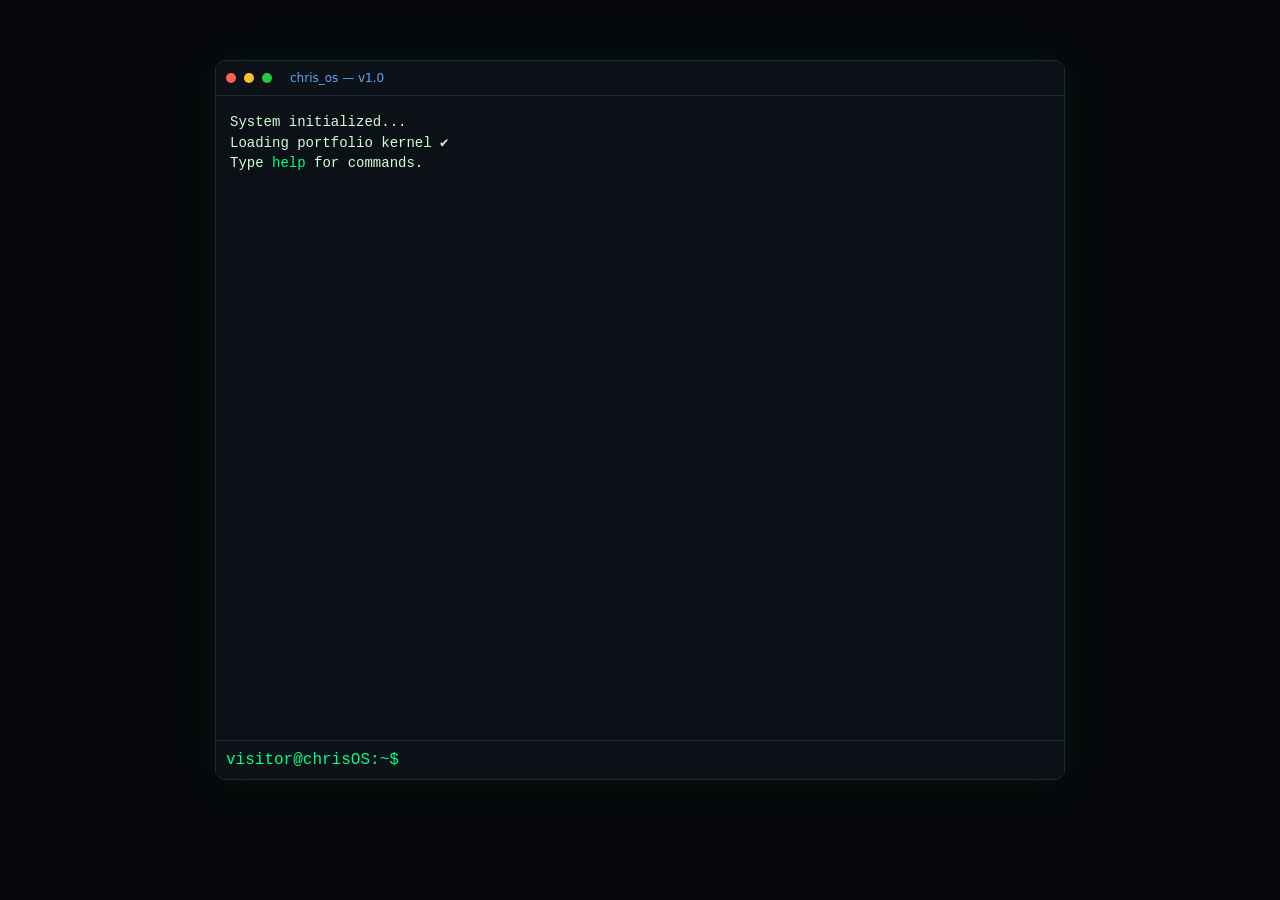
<file: index.html>
<!DOCTYPE html>
<html lang="en">
<head>
  <meta charset="UTF-8" />
  <meta name="viewport" content="width=device-width, initial-scale=1.0, maximum-scale=1.0, user-scalable=no"/>
  <title>Chris Terminal</title>
  <link rel="stylesheet" href="terminal.css"/>
  <link rel="stylesheet" href="base.css">
</head>

<body>

<div class="terminal">

  <div class="top-bar">
    <span class="dot red"></span>
    <span class="dot yellow"></span>
    <span class="dot green"></span>
    <span class="title">chris_os — v1.0</span>
  </div>

  <div id="output">
    <p class="line">System initialized...</p>
    <p class="line">Loading portfolio kernel ✔</p>
    <p class="line">Type <span class="cmd">help</span> for commands.</p>
  </div>

  <div class="input-line">
    <span class="prompt">visitor@chrisOS:~$</span>
    <input id="input" autocomplete="off" autofocus />
  </div>

</div>

<script src="terminal.js"></script>
</body>
</html>
</file>
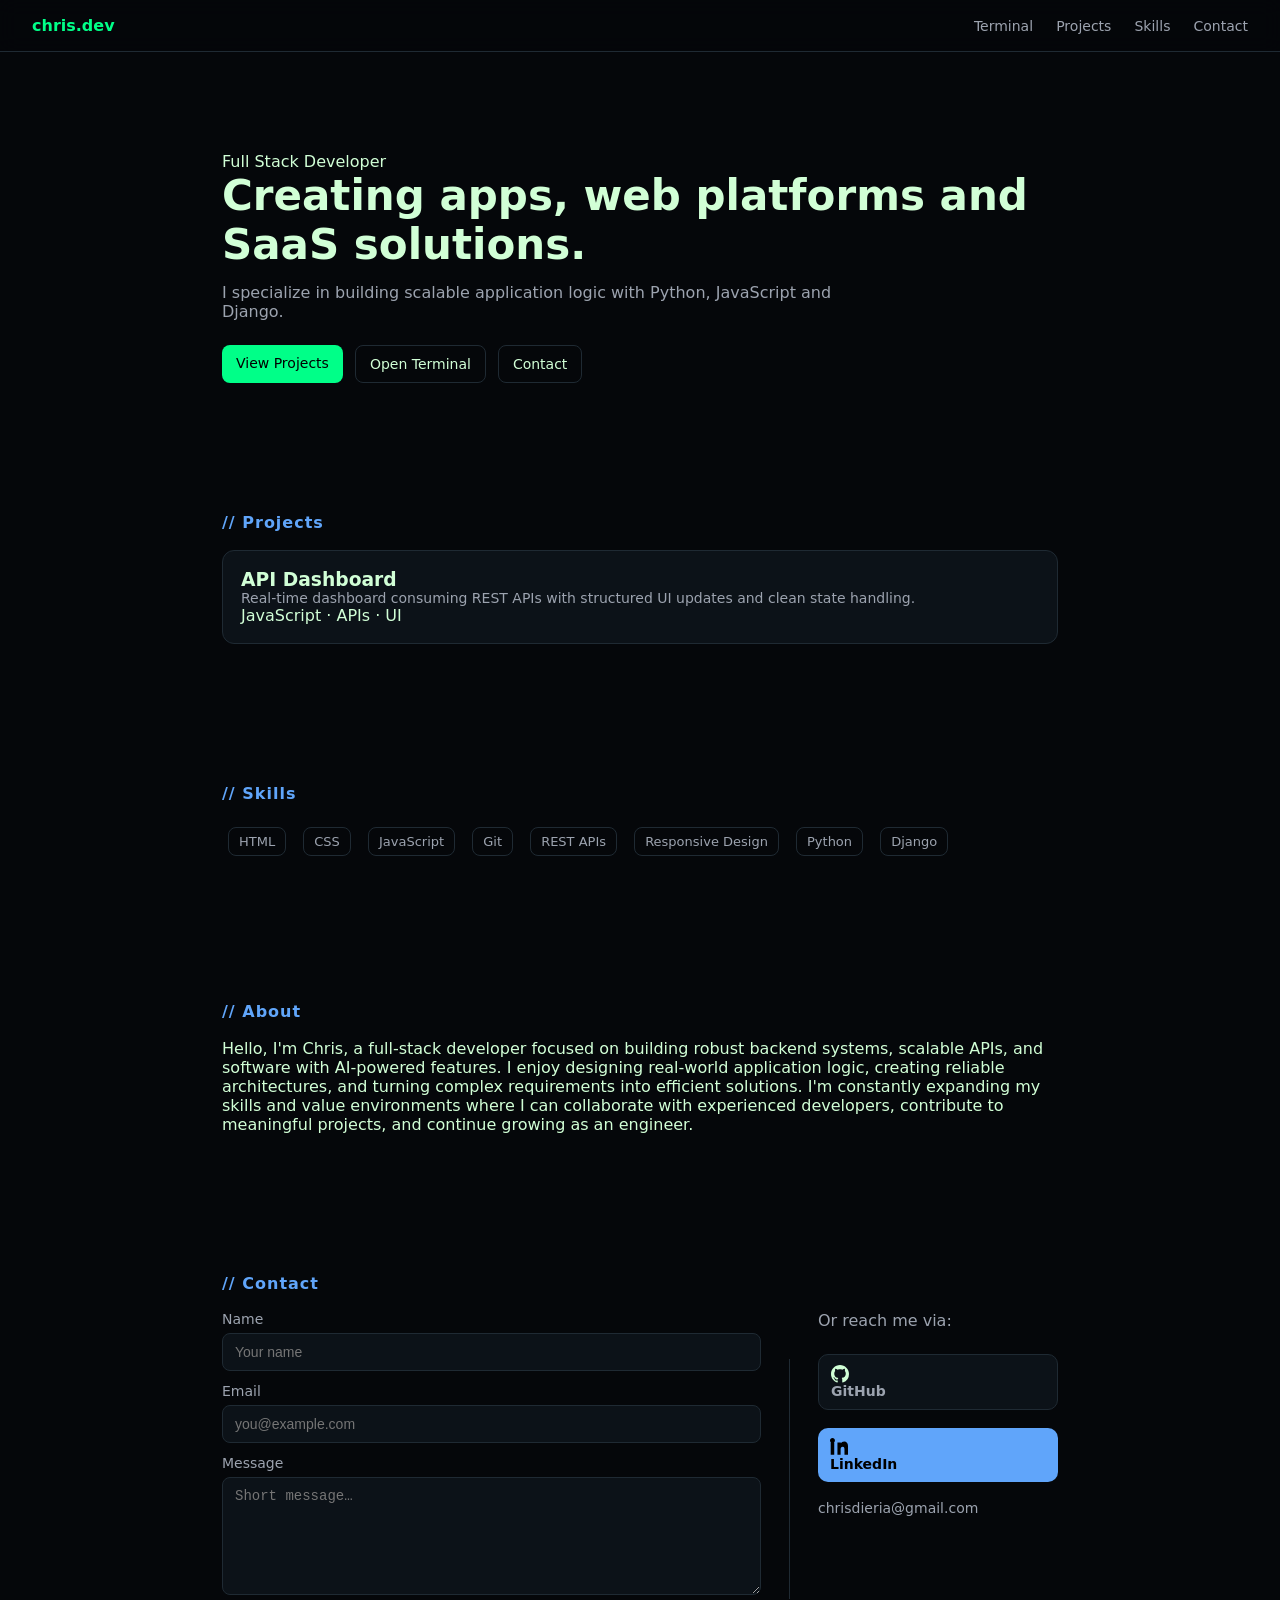
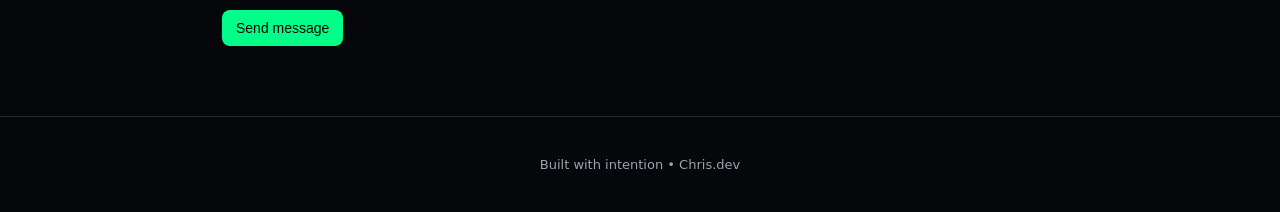
<file: portfolio.html>
<!DOCTYPE html>
<html lang="en">
<head>
  <meta charset="UTF-8" />
  <meta name="viewport" content="width=device-width, initial-scale=1.0"/>
  <title>Chris | Full Stack Developer</title>
  <link rel="stylesheet" href="portfolio.css"/>
  <link rel="stylesheet" href="base.css">
</head>

<body>

<header class="nav">
  <div class="logo">chris.dev</div>

  <nav>
    <a href="index.html">Terminal</a>
    <a href="#projects">Projects</a>
    <a href="#skills">Skills</a>
    <a href="#contact">Contact</a>
  </nav>
</header>

<main>

  <!-- HERO -->
  <section class="hero">
    <p class="tag">Full Stack Developer</p>

    <h1>
      Creating apps, web platforms and SaaS solutions.
    </h1>

    <p class="subtitle">
      I specialize in building scalable application logic with Python, JavaScript and Django.
    </p>

    <div class="actions">
      <a class="btn primary" href="#projects">View Projects</a>
      <a class="btn" href="index.html">Open Terminal</a>
      <a class="btn ghost" href="mailto:youremail@example.com">Contact</a>
    </div>
  </section>

  <!-- PROJECTS -->
  <section id="projects" class="section">
    <h2>// Projects</h2>

    <div class="grid">

      <article class="card">
        <h3>API Dashboard</h3>
        <p>Real-time dashboard consuming REST APIs with structured UI updates and clean state handling.</p>
        <div class="meta">JavaScript · APIs · UI</div>
      </article>
    </div>
  </section>

  <!-- SKILLS -->
  <section id="skills" class="section">
    <h2>// Skills</h2>

    <div class="skills">
      <span>HTML</span>
      <span>CSS</span>
      <span>JavaScript</span>
      <span>Git</span>
      <span>REST APIs</span>
      <span>Responsive Design</span>
      <span>Python</span>
      <span>Django</span>
    </div>
  </section>

  <!-- ABOUT -->
  <section class="section">
    <h2>// About</h2>

    <p class="text">
      Hello, I'm Chris, a full-stack developer focused on building robust backend systems, scalable APIs, and software with AI-powered features. I enjoy designing real-world application logic, creating reliable architectures, and turning complex requirements into efficient solutions. I'm constantly expanding my skills and value environments where I can collaborate with experienced developers, contribute to meaningful projects, and continue growing as an engineer.
    </p>
  </section>

  <!-- CONTACT -->
  <section id="contact" class="section">
    <h2>// Contact</h2>

    <div class="contact">

      <div class="contact-grid">
        <form class="contact-form" action="mailto:chrisdieria@gmail.com" method="post" enctype="text/plain">
          <label>
            <span>Name</span>
            <input type="text" name="name"  placeholder="Your name" />
          </label>

          <label>
            <span>Email</span>
            <input type="email" name="email" required placeholder="you@example.com" />
          </label>

          <label>
            <span>Message</span>
            <textarea name="message" rows="6" placeholder="Short message…" required></textarea>
          </label>

          <div class="form-actions">
            <button class="btn primary" type="submit">Send message</button>
          </div>
        </form>

        <div class="divider" aria-hidden="true"></div>

        <div class="contact-links">
          <p>Or reach me via:</p>

          <a class="social-btn github" href="https://github.com/" target="_blank" rel="noopener noreferrer">
            <!-- GitHub Mark (simple) -->
            <svg width="18" height="18" viewBox="0 0 16 16" fill="none" xmlns="http://www.w3.org/2000/svg" aria-hidden="true">
              <path d="M8 0C3.58 0 0 3.58 0 8c0 3.54 2.29 6.53 5.47 7.59.4.07.55-.17.55-.38 0-.19-.01-.82-.01-1.49-2.01.37-2.53-.49-2.69-.94-.09-.23-.48-.94-.82-1.13-.28-.15-.68-.52-.01-.53.63-.01 1.08.58 1.23.82.72 1.21 1.87.87 2.33.66.07-.52.28-.87.51-1.07-1.78-.2-3.64-.89-3.64-3.95 0-.87.31-1.59.82-2.15-.08-.2-.36-1.02.08-2.12 0 0 .67-.21 2.2.82.64-.18 1.32-.27 2-.27.68 0 1.36.09 2 .27 1.53-1.04 2.2-.82 2.2-.82.44 1.1.16 1.92.08 2.12.51.56.82 1.28.82 2.15 0 3.07-1.87 3.75-3.65 3.95.29.25.54.73.54 1.48 0 1.07-.01 1.93-.01 2.2 0 .21.15.46.55.38A8.013 8.013 0 0 0 16 8c0-4.42-3.58-8-8-8z" fill="currentColor"/>
            </svg>
            <span>GitHub</span>
          </a>

          <a class="social-btn linkedin" href="https://linkedin.com/" target="_blank" rel="noopener noreferrer">
            <!-- LinkedIn Mark (simple) -->
            <svg width="18" height="18" viewBox="0 0 34 34" fill="none" xmlns="http://www.w3.org/2000/svg" aria-hidden="true">
              <path d="M34 20.339v11.072h-6.667V21.98c0-2.42-.047-5.533-3.372-5.533-3.378 0-3.896 2.64-3.896 5.372v9.612H14.07V8.5h6.4v1.596h.09c.892-1.69 3.072-3.472 6.324-3.472C31.03 6.624 34 9.62 34 15.07v5.27zM4.667 0C2.094 0 0 2.12 0 4.732c0 2.528 2.06 4.625 4.667 4.625h.053C7.28 9.357 9.333 7.26 9.333 4.732 9.333 2.12 7.28 0 4.72 0H4.667zM1.333 31.411h6.667V8.5H1.333v22.911z" fill="currentColor"/>
            </svg>
            <span>LinkedIn</span>
          </a>

          <a class="contact-email" href="mailto:chrisdieria@gmail.com">chrisdieria@gmail.com</a>
        </div>
      </div>
    </div>
  </section>

</main>

<footer>
  <p>Built with intention • Chris.dev</p>
</footer>

</body>
</html>
</file>
<file: terminal.css>
/* terminal.css */

.terminal {
  width: 70vw;
  max-width: 850px;
  height: 80vh;
  margin: 60px auto;
  background: rgba(12, 18, 24, 0.95);
  border: 1px solid var(--border);
  border-radius: 10px;
  display: flex;
  flex-direction: column;
  overflow: hidden;
  box-shadow: 0 0 40px rgba(0, 255, 120, 0.08);
}

/* TOP BAR */
.top-bar {
  display: flex;
  align-items: center;
  gap: 8px;
  padding: 10px;
  background: var(--panel);
  border-bottom: 1px solid var(--border);
}

.dot {
  width: 10px;
  height: 10px;
  border-radius: 50%;
}

.red { background: #ff5f56; }
.yellow { background: #ffbd2e; }
.green { background: #27c93f; }

.title {
  margin-left: 10px;
  font-size: 12px;
  color: var(--cyan);
}

/* OUTPUT */
#output {
  flex: 1;
  padding: 14px;
  overflow-y: auto;
}

.line {
  font-family: "Courier New", monospace;
  font-size: 14px;
  margin: 4px 0;
  color: var(--text);
}

.info {
  font-weight: bold;
  color: var(--green);
  font-size: 16px;
}

.cmd {
  color: var(--green);
}

/* INPUT */
.input-line {
  display: flex;
  padding: 10px;
  border-top: 1px solid var(--border);
  background: var(--panel);
}

.prompt {
  color: var(--green);
  margin-right: 8px;
  font-family: "Courier New", monospace;
}

input {
  flex: 1;
  background: transparent;
  border: none;
  outline: none;
  color: var(--text);
  font-family: "Courier New", monospace;
  font-size: 14px;
}

@media (max-width: 658px) {
  .terminal {
    width: 90vw;
    height: 450px;
    margin-top: 40px;
  }

  .line {
    font-size: 12px;
  }

  .prompt {
    font-size: 12px;
  }
}
</file>
<file: base.css>
/* base.css */

:root {
  --bg: #05070a;
  --panel: #0c1218;
  --border: #1f2a33;

  --text: #d1ffd6;
  --muted: #9ca3af;

  --green: #00ff88;
  --cyan: #60a5fa;
}

* {
  margin: 0;
  padding: 0;
  box-sizing: border-box;
}

body {
  font-family: Inter, system-ui, sans-serif;
  background: var(--bg);
  color: var(--text);
}
</file>
<file: portfolio.css>
/* portfolio.css */

/* NAV */
.nav {
  position: sticky;
  top: 0;
  background: rgba(5, 7, 10, 0.85);
  backdrop-filter: blur(10px);
  border-bottom: 1px solid var(--border);

  display: flex;
  justify-content: space-between;
  padding: 16px 32px;
}

.logo {
  color: var(--green);
  font-weight: 600;
}

.nav a {
  color: var(--muted);
  text-decoration: none;
  margin-left: 18px;
  font-size: 14px;

  transition: ease 0.3s;
}

.nav a:hover {
  color: var(--text);
}

/* HERO */
.hero {
  max-width: 900px;
  margin: auto;
  padding: 100px 32px 60px;
}

.hero h1 {
  font-size: 42px;
  font-weight: 600;
  margin-bottom: 14px;
}

.subtitle {
  color: var(--muted);
  max-width: 650px;
}

/* BUTTONS */
.actions {
  margin-top: 24px;
  display: flex;
  gap: 12px;
  flex-wrap: wrap;
}

.btn {
  padding: 10px 14px;
  border: 1px solid var(--border);
  border-radius: 8px;
  color: var(--text);
  text-decoration: none;
  font-size: 14px;
  transition: 0.2s;
}

.btn:hover {
  border-color: var(--cyan);
  transform: translateY(-2px);
}

.primary {
  background: var(--green);
  color: #000;
  border: none;
}

/* SECTIONS */
.section {
  max-width: 900px;
  margin: auto;
  padding: 70px 32px;
}

.section h2 {
  color: var(--cyan);
  font-size: 16px;
  margin-bottom: 18px;
  letter-spacing: 1px;
}

/* PROJECT GRID */
.grid {
  display: grid;
  grid-template-columns: repeat(auto-fit, minmax(240px, 1fr));
  gap: 16px;
}

.card {
  background: var(--panel);
  border: 1px solid var(--border);
  border-radius: 12px;
  padding: 18px;
  transition: 0.2s;
}

.card:hover {
  border-color: var(--cyan);
  transform: translateY(-3px);
}

.card p {
  color: var(--muted);
  font-size: 14px;
}

/* SKILLS */
.skills span {
  display: inline-block;
  margin: 6px;
  padding: 6px 10px;
  border: 1px solid var(--border);
  border-radius: 8px;
  color: var(--muted);
  font-size: 13px;
}

/* CONTACT */
.contact a {
  display: block;
  color: var(--muted);
  text-decoration: none;
  margin-top: 6px;
}

.contact a:hover {
  color: var(--text);
}

/* Contact */

.contact .lead {
  margin-bottom: 18px;
  color: var(--muted);
}

.contact-grid {
  display: flex;
  gap: 28px;
  align-items: flex-start;
}

.contact-form {
  flex: 1 1 420px;
  background: transparent;
}

.contact-form label {
  display: block;
  margin-bottom: 12px;
  color: var(--muted);
  font-size: 14px;
}

.contact-form label span {
  font-size: 14px;
  display: block;
  margin-bottom: 6px;
}

.contact-form input,
.contact-form textarea {
  width: 100%;
  padding: 10px 12px;
  border-radius: 8px;
  border: 1px solid var(--border);
  background: var(--panel);
  color: var(--text);
  font-size: 14px;

  transition: ease 0.4s;
}

.contact-form input:focus,
.contact-form textarea:focus {
  outline: none;
  border-color: var(--cyan);
}

.contact-form textarea { resize: vertical; }

.form-actions { margin-top: 10px; }

.divider {
  width: 1px;
  background: var(--border);
  height: 240px;
  align-self: center;
}

.contact-links {
  width: 240px;
  display: flex;
  flex-direction: column;
  gap: 12px;
  align-items: stretch;
}

.contact-links p { color: var(--muted); margin-bottom: 6px; }

.social-btn {
  display: inline-flex;
  align-items: center;
  gap: 10px;
  padding: 10px 12px;
  border-radius: 10px;
  text-decoration: none;
  font-weight: 600;
  font-size: 14px;
  color: var(--text);
  border: 1px solid var(--border);
}

.social-btn svg { display: block; color: var(--text); }

.social-btn.github { background: var(--panel); }
.social-btn.github:hover { border-color: var(--green); color: var(--text); }

.social-btn.linkedin { background: var(--cyan); color: #000; border: none; }
.social-btn.linkedin svg { color: #000; }
.social-btn.linkedin:hover { filter: brightness(0.95); }

.contact-email { color: var(--muted); text-decoration: none; font-size: 14px; }

@media (max-width: 760px) {
  .contact-grid { flex-direction: column; }
  .divider { display: none; }
  .contact-links { width: 100%; }
}

/* FOOTER */
footer {
  text-align: center;
  padding: 40px;
  border-top: 1px solid var(--border);
  color: var(--muted);
  font-size: 13px;
}

@media (max-width: 600px) {
  .hero h1 {
    font-size: 35px;
    margin-top: 7px;
  }

  .hero {
    padding: 50px 20px 25px;
  }

  .nav a {
    margin-left: 6px;
  }
}
</file>
